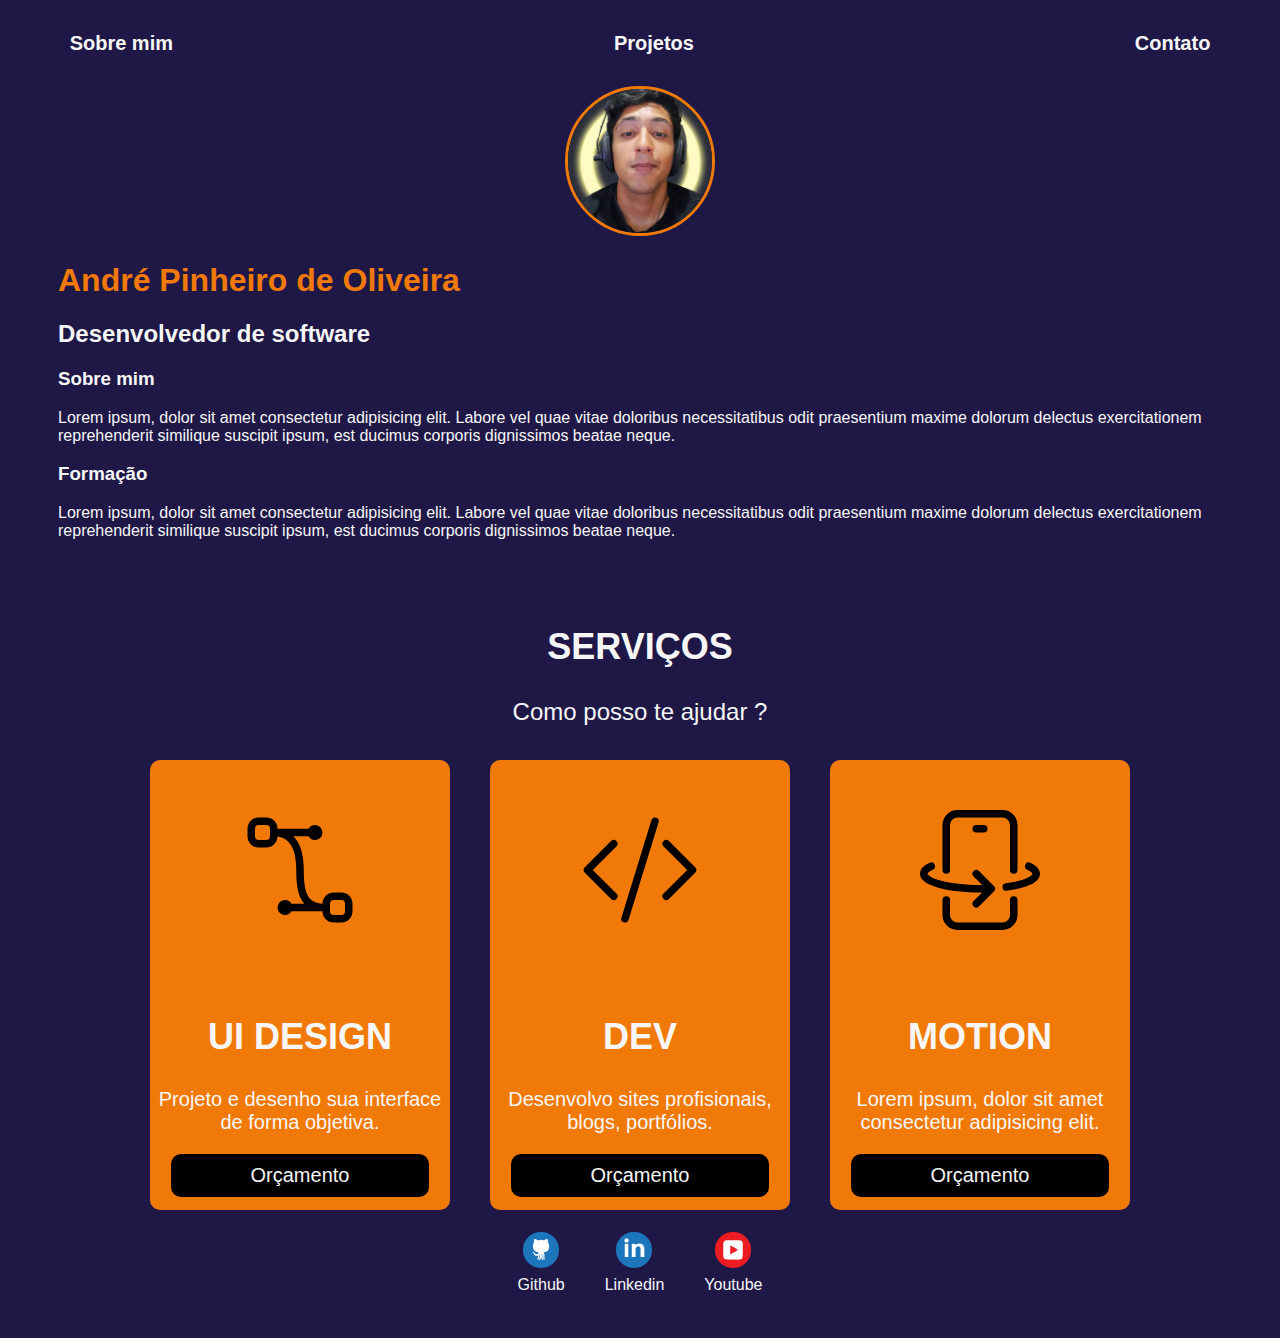
<file: Front-end 2023.2/Projeto - página de perfil/index.html>
<!DOCTYPE html>
<html lang="pt-br">
<head>
    <meta charset="UTF-8">
    <meta name="viewport" content="width=device-width, initial-scale=1.0">
    <link rel="stylesheet" href="./style.css">
     <link rel="shortcut icon" href="./assets/Dino.png" type="image/x-icon">
    <title>André  Pinheiro</title>
</head>
<body>
    <div  class="container">
            <nav class="menu-desktop">
                <ul>
                    <li><a class="top__menu__link" href="index.html">Sobre mim</a></li>
                    <li><a class="top__menu__link" href="projects.html">Projetos</a></li>
                    <li><a class="top__menu__link" href="contact.html">Contato</a></li>
                </ul>
            </nav>
            <header>
                <div class="center">
                    <img src="./assets/user-3.png" alt="foto de perfil">
                </div>
                <h1>André Pinheiro de Oliveira</h1>
                <h2>Desenvolvedor de software</h2>
            </header>
        <main>
            <section>
                <h3>Sobre mim</h3>
                <p>
                    Lorem ipsum, dolor sit amet consectetur adipisicing elit. Labore vel quae vitae doloribus necessitatibus odit praesentium maxime dolorum delectus exercitationem reprehenderit similique suscipit ipsum, est ducimus corporis dignissimos beatae neque.
                </p>
            </section>
            <section>
                <h3>Formação</h3>
                <p>
                    Lorem ipsum, dolor sit amet consectetur adipisicing elit. Labore vel quae vitae doloribus necessitatibus odit praesentium maxime dolorum delectus exercitationem reprehenderit similique suscipit ipsum, est ducimus corporis dignissimos beatae neque.
                </p>
            </section>
            <section class="service-text" >
                <h2>SERVIÇOS</h2>
                <p>Como posso te ajudar ?</p>
                <div class="service">

                    <div class="card">
                        <div>
                            <img src="./assets/bezier2.svg" alt="">
                        </div>
                        <h2>UI DESIGN</h2>
                        <p>Projeto e desenho sua interface de forma objetiva.</p>
                        <button type="button" class="botao">Orçamento</button>
                    </div>

                    <div class="card">
                        <div>
                            <img src="./assets/code-slash.svg" alt="">
                        </div>
                        <h2>DEV</h2>
                        <p>Desenvolvo sites profisionais, blogs, portfólios.</p>
                        <button type="button" class="botao">Orçamento</button>
                    </div>

                    <div class="card">
                        <div>
                            <img src="./assets/phone-flip.svg" alt="">
                        </div>
                        <h2>MOTION</h2>
                        <p>Lorem ipsum, dolor sit amet consectetur adipisicing elit.</p>
                        <button type="button" class="botao">Orçamento</button>
                    </div>
                </div>       
        </main>
        
        <footer>
            <a href="http://https://github.com/Andrepinheiroo" alt="" target="_blank" rel="noopener noreferrer">
                <img src="./assets/github_icon.png" alt="github" >
                <p>Github</p>
            </a>
            <a href="https://www.linkedin.com/in/andrepinheiroo/" alt="" target="_blank" rel="noopener noreferrer">
                <img src="./assets/linkedin_icon.png" alt="Linkedin">
                <p>Linkedin</p>
            </a>
            <a href="http://https://www.youtube.com" alt="" target="_blank" rel="noopener noreferrer">
                <img src="./assets/youtube_icon.png" alt="Youtube">
                <p>Youtube</p>
            </a>
        </footer>
    </div>
    
</body>
</html>
</file>
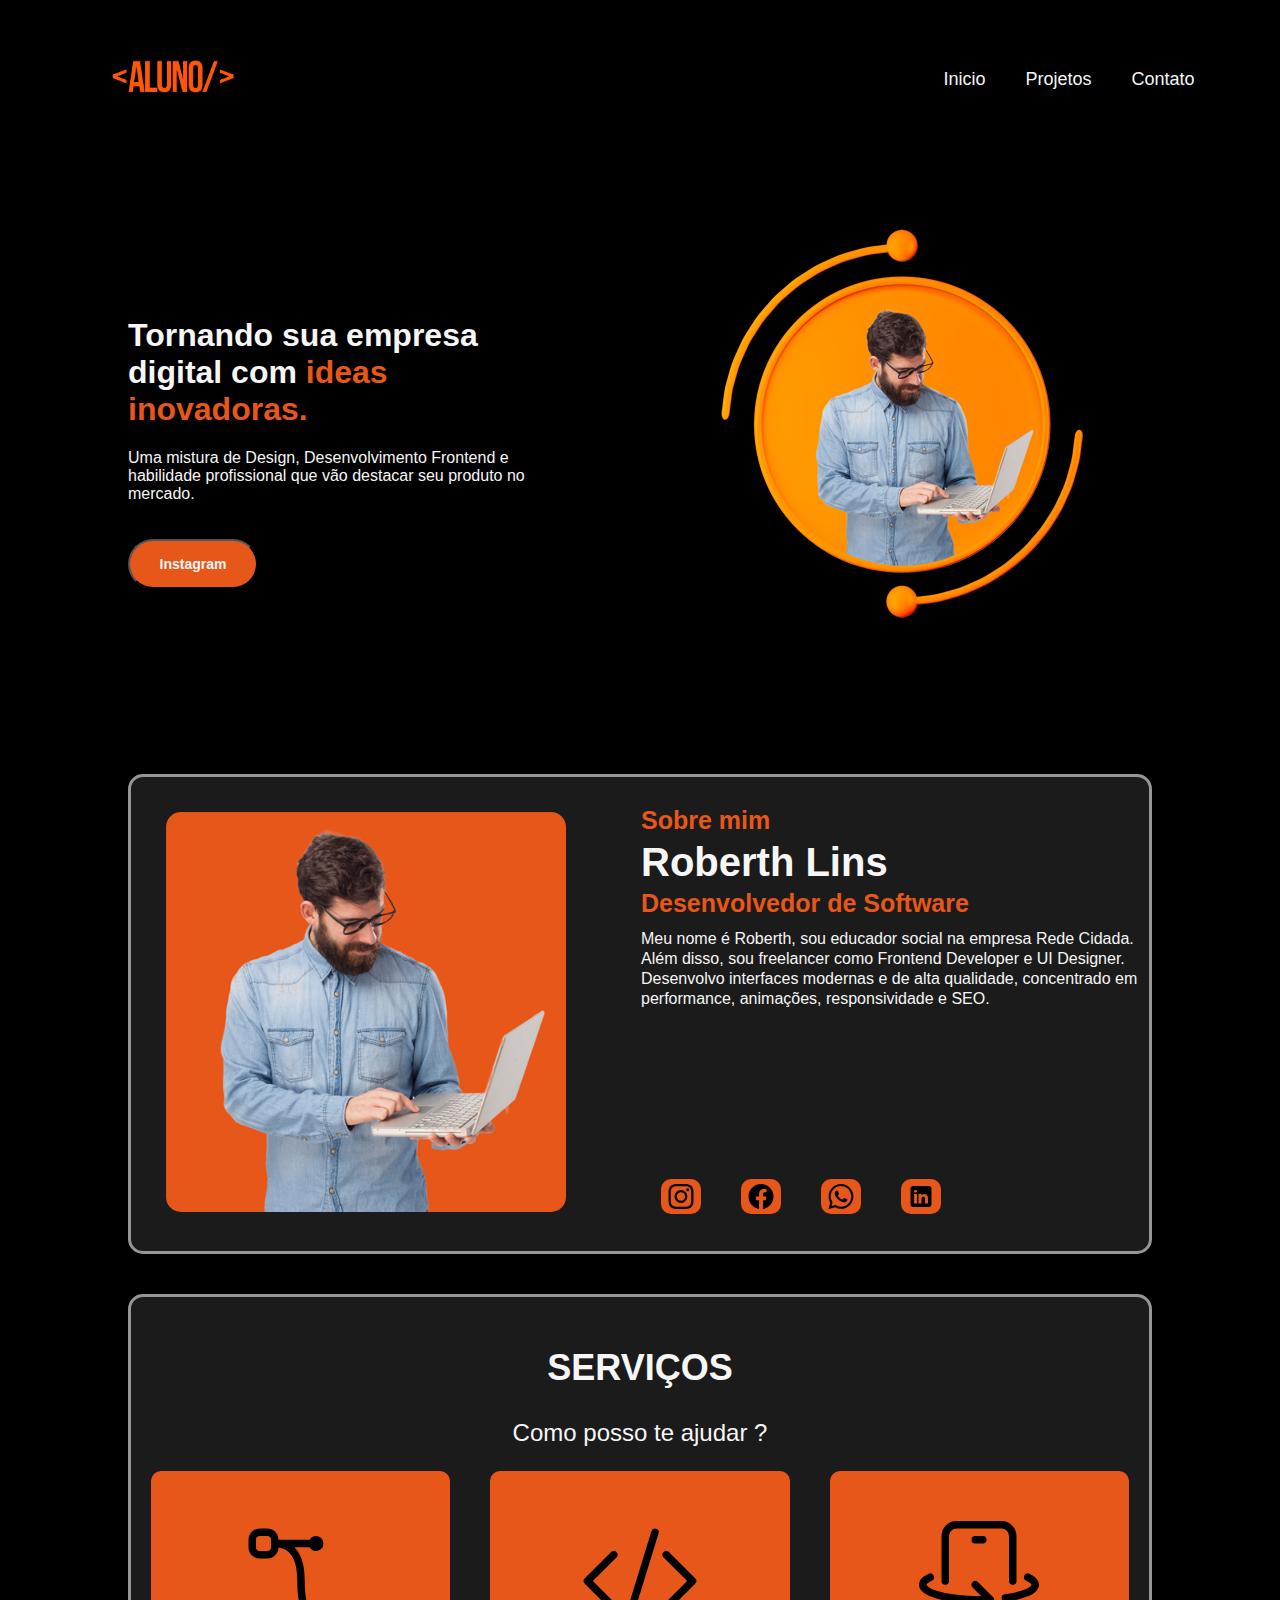
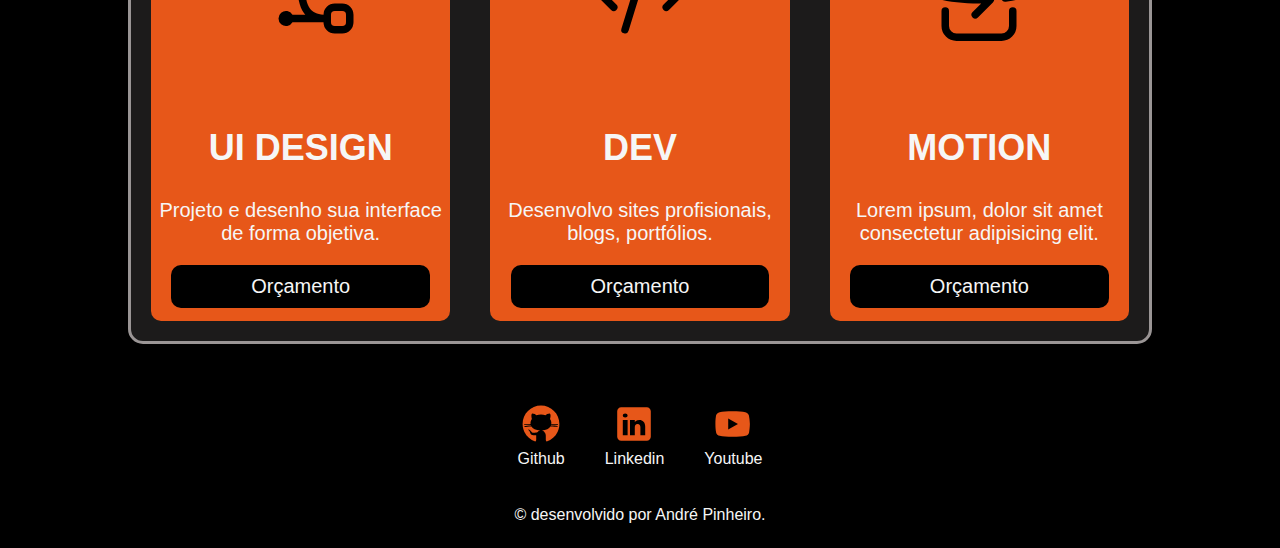
<file: Front-end 2023.2/Projeto - Site Aluno/index.html>
<!DOCTYPE html>
<html lang="pt-br">
<head>
    <meta charset="UTF-8">
    <meta name="viewport" content="width=device-width, initial-scale=1.0">
    <link rel="stylesheet" href="./style1.css">
     <link rel="shortcut icon" href="./assets/Dino.png" type="image/x-icon">
    <title>André  Pinheiro</title>
</head>
<body>
    <div  class="container">
           
                <div class="menu">
                    <div class="logo">
                        <a href="index.html"><img src="./assets/Logo.png" alt="logo"></a>
                    </div>
                    <nav class="menu-desktop">
                    <div>
                        <ul>
                            <li><a class="top__menu__link" href="index.html">Inicio</a></li>
                            <li><a class="top__menu__link" href="projects.html">Projetos</a></li>
                            <li><a class="top__menu__link" href="contact.html">Contato</a></li>
                        </ul>
                   </div>
                    </nav>
                </div>
    
            <header>
                <div class="perfil">
                    <div class="text">
                        <h1 >Tornando sua empresa digital com <strong class="destaque-titulo">ideas inovadoras.</strong></h1>
                        <p>Uma mistura de Design, Desenvolvimento Frontend e habilidade profissional que vão destacar seu produto no mercado.</p>
                        <a href="https://www.instagram.com" target="_blank">
                            <button type="button" class="insta">Instagram</button>
                        
                        </a>
                    </div>
                    <div class="center">
                        <img src="./assets/m028t0257_c_text_bubble_22feb23.png" alt="foto de perfil">
                    </div>
                </div>
            </header>
        <main>

            <div class="caixa">
               <div class="conteudo">
                <img src="./assets/OC3JB21.png" alt="">
                </div>
                <div class="text-about">
                    <h2>Sobre mim</h2>
                    <h1>Roberth Lins</h1>
                    <h2>Desenvolvedor de Software</h2>
                    <p>Meu nome é Roberth, sou educador social na empresa Rede Cidada. Além disso, sou freelancer como Frontend Developer e UI Designer. Desenvolvo interfaces modernas e de alta qualidade, concentrado em performance, animações, responsividade e SEO.</p>
                    <div class="links">         
                        <a href="http://https://github.com/Andrepinheiroo" alt="" target="_blank" rel="noopener noreferrer">
                                <img src="./assets/instagram.svg" alt="instagram" >
                            </a>
                            <a href="https://www.youtube.com/watch?v=BZLb5dDojzc" alt="" target="_blank" rel="noopener noreferrer">
                                <img src="./assets/facebook.svg" alt="facebook">
                              
                            </a>
                            <a href="https://www.youtube.com/watch?v=BZLb5dDojzc" alt="" target="_blank" rel="noopener noreferrer">
                                <img src="./assets/whatsapp.svg" alt="whatsapp">
                               
                            </a>
                            <a href="https://www.youtube.com/watch?v=BZLb5dDojzc" alt="" target="_blank" rel="noopener noreferrer">
                                <img src="./assets/icons8-linkedin(1).svg" alt="linkedin">
                               
                            </a>
                        </div>
                </div>
            
            </div>
<div class="caixa2">
    
                <section class="service-text" >
                    <h2>SERVIÇOS</h2>
                    <p>Como posso te ajudar ?</p>
                    <div class="service">
    
                        <div class="card">
                            <div>
                                <img src="./assets/bezier2.svg" alt="">
                            </div>
                            <h2>UI DESIGN</h2>
                            <p>Projeto e desenho sua interface de forma objetiva.</p>
                            <button type="button" class="botao">Orçamento</button>
                        </div>
    
                        <div class="card">
                            <div>
                                <img src="./assets/code-slash.svg" alt="code">
                            </div>
                            <h2>DEV</h2>
                            <p>Desenvolvo sites profisionais, blogs, portfólios.</p>
                            <button type="button" class="botao">Orçamento</button>
                        </div>
    
                        <div class="card">
                            <div>
                                <img src="./assets/phone-flip.svg" alt="phone-flip">
                            </div>
                            <h2>MOTION</h2>
                            <p>Lorem ipsum, dolor sit amet consectetur adipisicing elit.</p>
                            <button type="button" class="botao">Orçamento</button>
                        </div>
                    </div>
                </section>
</div>
        </main>
        
        <footer>
            <div class="footer-link">
                <a href="http://https://github.com/Andrepinheiroo" alt="" target="_blank" rel="noopener noreferrer">
                    <img src="./assets/icons8-github.svg" alt="github" >
                    <p>Github</p>
                </a>
                <a href="https://www.linkedin.com/in/andrepinheiroo/" alt="" target="_blank" rel="noopener noreferrer">
                    <img src="./assets/icons8-linkedin.svg" alt="Linkedin">
                    <p>Linkedin</p>
                </a>
                <a href="http://https://www.youtube.com" alt="" target="_blank" rel="noopener noreferrer">
                    <img src="./assets/icons8-reproduzir-youtube.svg" alt="Youtube">
                    <p>Youtube</p>
                </a>
            </div>
            <div>
                <p>© desenvolvido por André Pinheiro.</p>
            </div>
        </footer>
    </div>
    
</body>
</html>
</file>
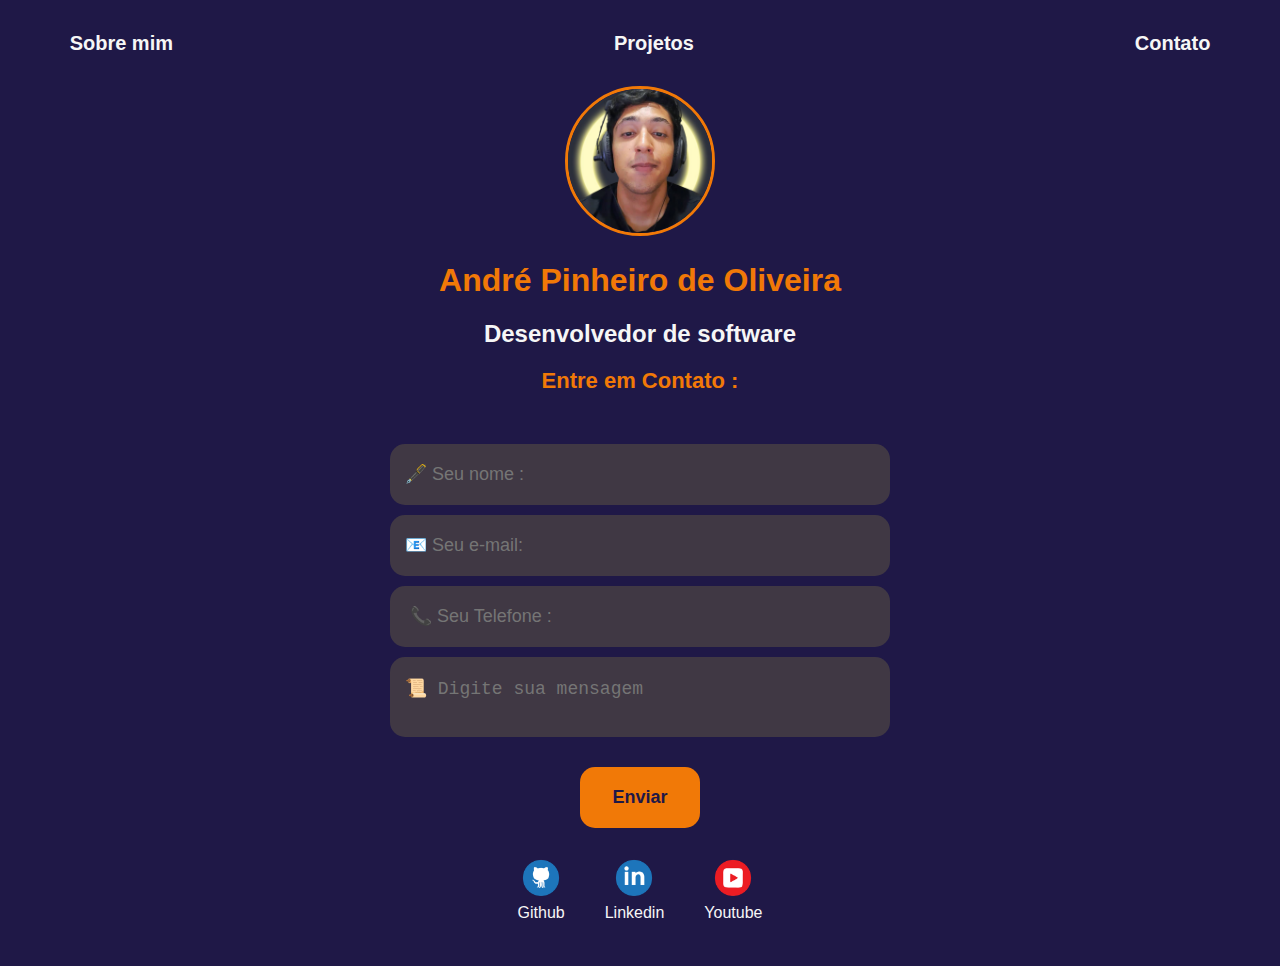
<file: Front-end 2023.2/Projeto - página de perfil/contact.html>
<!DOCTYPE html>
<html lang="pt-br">
<head>
    <meta charset="UTF-8">
    <meta name="viewport" content="width=device-width, initial-scale=1.0">
    <link rel="stylesheet" href="./contact.css">
    <link rel="shortcut icon" href="./assets/Dino.png" type="image/x-icon">
    <title>Contato</title>
</head>
<body>
    <div  class="container">
        <nav class="menu-desktop">
            <ul>
                <li><a class="top__menu__link" href="index.html">Sobre mim</a></li>
                <li><a class="top__menu__link" href="projects.html">Projetos</a></li>
                <li><a class="top__menu__link" href="contact.html">Contato</a></li>
            </ul>
        </nav>
        <header>
            <div class="center">
                <img src="./assets/user-3.png" alt="foto de perfil">
            </div>
            <h1>André Pinheiro de Oliveira</h1>
            <h2>Desenvolvedor de software</h2>
        </header>

    <section class="formulario">
        <div class="interface">
            <h2>Entre em Contato :</h2>
            <form action="">
            <input type="text" name="" id="" placeholder="🖋️ Seu nome :" required>
            <input type="text" name="" id="" placeholder="📧 Seu e-mail:" required>
            <input type="text" name="" id="" placeholder=" 📞 Seu Telefone :" required>
            
            <textarea name="" id="" placeholder="📜 Digite sua mensagem " required></textarea>

            <div class="enviar">
                <input type="submit" value="Enviar">
            </div>
            </form>
        </div>

    </section>


    <footer>
        <a href="http://https://github.com/Andrepinheiroo" alt="" target="_blank" rel="noopener noreferrer">
            <img src="./assets/github_icon.png" alt="github" >
            <p>Github</p>
        </a>
        <a href="https://www.linkedin.com/in/andrepinheiroo/" alt="" target="_blank" rel="noopener noreferrer">
            <img src="./assets/linkedin_icon.png" alt="Linkedin">
            <p>Linkedin</p>
        </a>
        <a href="http://https://www.youtube.com" alt="" target="_blank" rel="noopener noreferrer">
            <img src="./assets/youtube_icon.png" alt="Youtube">
            <p>Youtube</p>
        </a>
    </footer>
 </div>  
</body>
</html>
</file>
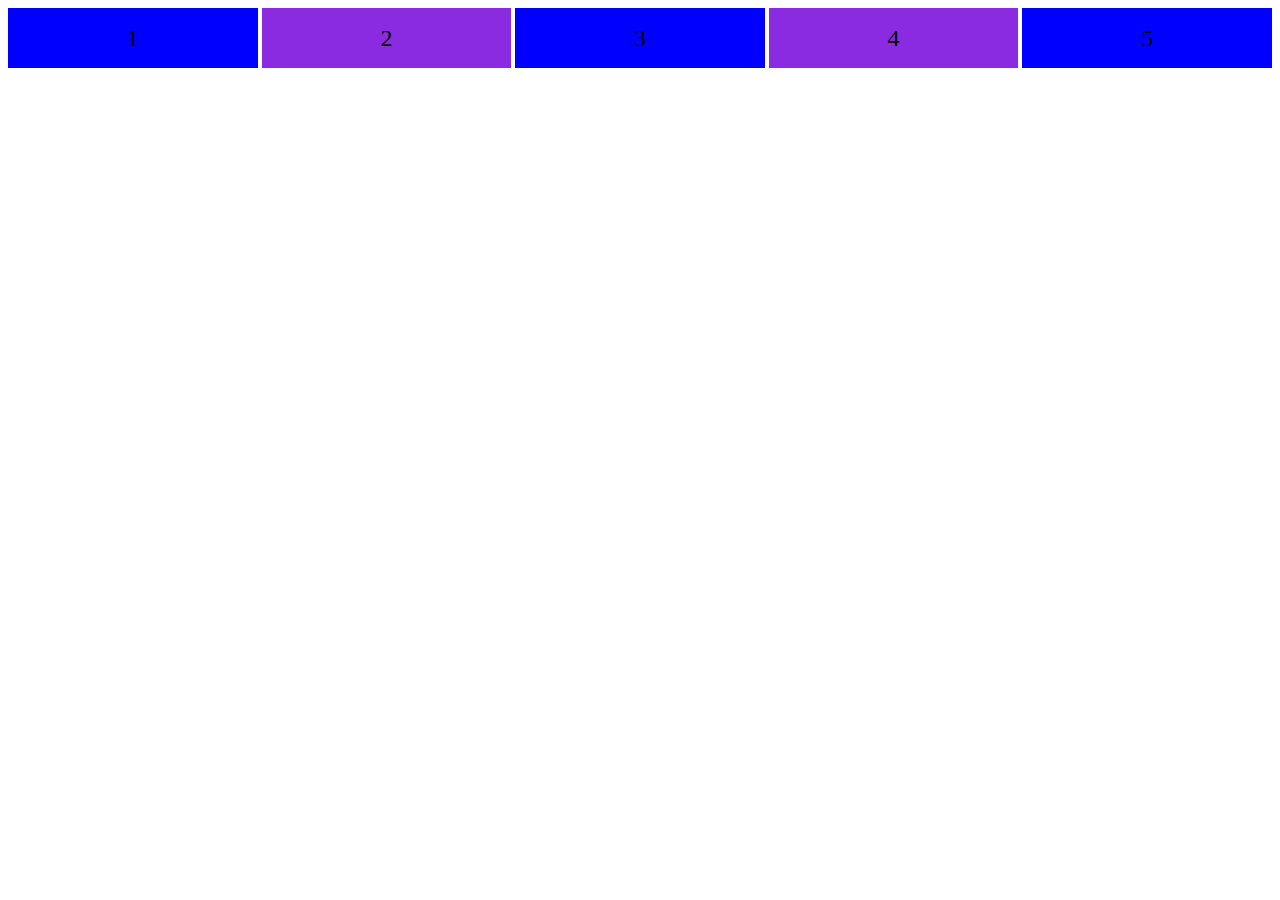
<file: Front-end 2023.2/Projeto - página de perfil/projects.html>
<!DOCTYPE html>
<html lang="pt-br">
<head>
    <meta charset="UTF-8">
    <meta name="viewport" content="width=device-width, initial-scale=1.0">
    <link rel="stylesheet" href="./projects.css">
    <link rel="shortcut icon" href="./assets/Dino.png" type="image/x-icon">
    <title>Andrép - Projetos</title>
</head>
<body>
    <div class="container">
        <div class="grid-item">
            1
        </div>

        <div class="grid-item">
            2
        </div>

        <div class="grid-item">
            3
        </div>

        <div class="grid-item">
            4
        </div>

        <div class="grid-item">
            5
        </div>
        
    </div>
</body>
</html>
</file>
<file: Front-end 2023.2/Projeto - página de perfil/style.css>
*{
    box-sizing: border-box;
}
:root{
    --cor-pimaria: #f17907;
    --cor-secundaria: #F6F6F6;
    --cor-terciaria: #1f1847;
}

body {
    color: var(--cor-secundaria);
    background-color: var(--cor-terciaria);
    font-family: Arial, Helvetica, sans-serif;
}

.container {
    padding: 0% 50px;
}

ul {
    display: flex;
    justify-content: space-between;
    list-style: none;
    align-items: center;
    padding: 1%;
    font-weight: 700;
    font-size: 1.25rem;
}
a {
    color: var(--cor-secundaria);
    text-decoration: none;
}

nav a:hover {
    color: var(--cor-pimaria);
}

header img{
    width: 150px;
    height: 150px;
    border-radius: 50%;
    border: solid var(--cor-pimaria);

}
.center {
    text-align: center;
}
h1{
    color: var(--cor-pimaria);
}

.cursos{
    display: flex;
    align-items: center;
}

.cursos img{
    max-width: 100px;
    max-height: 100px;
    margin-right: 20px;

}
footer {
    display: flex;
    justify-content: center;
}

footer img {
   width: 40px;
   height: 40px;
}

footer a {
    text-align: center;
    margin: 20px;
}

footer a:hover {
    transform: scale(1.08);
}

footer p {
    margin-top: 2px;
}
@media screen and (max-width: 471px) {
    .menu-desktop {
        display: none;
    }
    
    h1{
        font-size: 25px;
    }

    h2{
        font-size: 20px;
    }

    .cursos {
        flex-direction: column;
    }
}
.service-text{
    padding-top: 40px;
    text-align: center;
    font-size: 1.5rem;
}
.service{ 
    display: flex;
    gap: 40PX;
    margin: auto;
   justify-content: center;
}
.card {
    width: 300PX;
    height: 450PX;
    border-radius: 10px;
    margin-top: 10px;
    background-color: var(--cor-pimaria);
    text-align: center;
}
.card img {
    margin: 50px;
    width: 160px;
    height: 120px;

}
.card p {
    font-size: 20px;
}

.botao {
    padding: 10px 80px;
    font-size: 20px;
    font-weight: 400;
    border-radius: 10px;
    border: none;
    transition: 1s;
    background-color: black;
    color: var(--cor-secundaria);
    cursor: pointer;
}

.botao:hover{
    transition: 0.7s;
    background-color: var(--cor-secundaria);
    color: var(--cor-terciaria);
}
</file>
<file: Front-end 2023.2/Projeto - Site Aluno/style1.css>
*{
    box-sizing: border-box;
}
:root{
    --cor-pimaria: #e75719;
    --cor-secundaria: #F6F6F6;
    --cor-terciaria: #000000;
    --cor-fundo:#9a9595;
}

body {
    color: var(--cor-secundaria);
    background-color: var(--cor-terciaria);
    font-family: Arial, Helvetica, sans-serif;
}

.menu{
    padding: 40px 0px;
    display: flex;
    align-items: center;
    justify-content: space-between;
}
.logo img {
    width: 170px;
    height: 50px;
}
.logo img:hover {
    transition: 0.7s;
    transform: scale(1.1);
}


.container {
    padding: 0% 80px;
}

ul {
    display: flex;
    justify-content: space-between;
    list-style: none;
    padding: 1%;
    gap: 40px;
    font-weight: 700;
    font-size: 18PX;
}
a {
    color: var(--cor-secundaria);
    text-decoration: none;
    font-weight: 300;
}

nav a:hover {
    transition: 0.7s;
    color: var(--cor-pimaria);
}

header img{
    width: 500px;
    height: 500px;

}
.center {
    text-align: center;
}

.perfil {
    display: flex;
    align-items: center;
    justify-content: space-between;
    padding: 40px;
    gap: 90px;
}
h1{
    color: var(--cor-secundaria);
}
.destaque-titulo {
    color: var(--cor-pimaria);
}
.insta {
    width: 130px;
    height: 50px;
    margin-top: 20px;
    border-radius: 40px;
    background-color: var(--cor-pimaria);
    color: var(--cor-secundaria);
    font-size: 14px;
    font-weight: 700;
    cursor: pointer;
}
.insta:hover {
    transform: scale(1.08);
    background-color: var(--cor-secundaria);
    color: var(--cor-terciaria);
    transition: 0.7s;
}
.caixa {
    background-color: rgb(28, 27, 27);
    border-radius: 15px;
    border:solid var(--cor-fundo);
    display: flex;
    align-items: center;
    justify-content: space-between;
    gap: 40px;
    margin: 40px;
    
}
.conteudo{
    margin: 25px;
    padding: 10px;
}
.conteudo img {
    width: 400px;
    height: 400px;
    border-radius: 15px;
}
.text-about{
align-items: center;
line-height: 20px;
 
}
.text-about h1{
    font-size: 40px;
}
.text-about h2{
    color: var(--cor-pimaria);
    font-size: 25px;
    line-height: 10px;
}
.links {
    margin-top: 150px;
    display: flex;
}

.links img {
   width: 30px;
   height: 25px;
}

.links a {
    display: flex;
    text-align: center;
    margin: 20px;
    padding: 5px;
    background-color:var(--cor-pimaria);
    border-radius: 10px;
}
.links a:hover {
    transform: scale(1.3);
    background-color: rgb(246, 159, 61);
    transition: 0.7s;
}

.caixa2 {
    background-color: rgb(28, 27, 27);
    border-radius: 15px;
    border:solid var(--cor-fundo);
    align-items: center;
    justify-content: space-between;
    gap: 40px;
    margin: 40px;
}
.service-text{
    padding: 20px;
    text-align: center;
    font-size: 1.5rem;
}
.service{ 
    display: flex;
    gap: 40PX;
    margin: auto;
   justify-content: center;
}
.card {
    width: 300PX;
    height: 450PX;
    border-radius: 10px;
    background-color: var(--cor-pimaria);
    text-align: center;
}
.card img {
    margin: 50px;
    width: 160px;
    height: 120px;

}
.card p {
    font-size: 20px;
}

.botao {
    padding: 10px 80px;
    font-size: 20px;
    font-weight: 400;
    border-radius: 10px;
    border: none;
    transition: 1s;
    background-color: black;
    color: var(--cor-secundaria);
    cursor: pointer;
}

.botao:hover{
    transform: scale(1.08);
    transition: 0.7s;
    background-color: var(--cor-secundaria);
    color: var(--cor-terciaria);
}

footer {
    margin-top: 10px;
    display: flex;
    justify-content: center;
    flex-direction: column;
}
.footer-link{
    display: flex;
    justify-content: center;
    align-items: center;
    gap: 40px;
}

.footer-link img {
   width: 40px;
   height: 40px;
}

.footer-link {
    text-align: center;
    margin: 20px;
}
.footer-link a:hover {
    transform: scale(1.08);
}

footer p {
    margin-top: 2px;
    text-align: center;
}

/* @media screen and (max-width: 471px) {
    .menu-desktop {
        display: none;
    }
    
    h1{
        font-size: 25px;
    }

    h2{
        font-size: 20px;
    }

    .cursos {
        flex-direction: column;
    }
    
}
@media screen and (max-width: 1260px) {
    .container{
        padding: 0px ;
    }
    .perfil {
        flex-direction: column;
    }
    .service {
        flex-direction: column;
        
    }
    .card {
        margin: auto;
    }
    .caixa{
        flex-direction: column;
        margin: auto;
        width: 350px;
        height: 900px;
       
    }
    .conteudo img{
        margin: auto;
        width: 250px;
        height: 250px;

    }
    .caixa2{
        flex-direction: column;
        margin: auto;
        width: 350px;
        height: auto;
        padding: auto;

    }
    .card {
        margin: auto;
        width: 150px;
        height: 150px;
    }

   
}  */
</file>
<file: Front-end 2023.2/Projeto - página de perfil/contact.css>
*{
    box-sizing: border-box;
}
:root{
    --cor-pimaria: #f17907;
    --cor-secundaria: #F6F6F6;
    --cor-terciaria: #1f1847;
}

body {
    color: var(--cor-secundaria);
    background-color: var(--cor-terciaria);
    font-family: Arial, Helvetica, sans-serif;
}

.container {
    padding: 0% 50px;
}

ul {
    display: flex;
    justify-content: space-between;
    list-style: none;
    align-items: center;
    padding: 1%;
    font-weight: 700;
    font-size: 1.25rem;
}
a {
    color: var(--cor-secundaria);
    text-decoration: none;
}

nav a:hover {
    transform: scale(1.5);
    color: var(--cor-pimaria);
}
header {
    text-align: center;
}

header img{
    width: 150px;
    height: 150px;
    border-radius: 50%;
    border: solid var(--cor-pimaria);

}
.center {
    text-align: center;
}
h1{
    color: var(--cor-pimaria);
}
.formulario h2 {
    text-align: center;
    color: var(--cor-pimaria) ;
    font-size: 22px;
}

form {
    max-width: 500px;
    margin: 0 auto;
    display: flex;
    justify-content: center;
    flex-direction: column;
    gap: 10px;
    margin-top: 50px;
}

form input,form textarea {
    width: 100%;
    background-color: rgba(75, 67, 67, 0.74);
    border: 0;
    outline: 0;
    padding: 20px 15px;
    border-radius: 15px ;
    color: var(--cor-secundaria);
    font-size: 18px;
}

form textarea {
    resize: none;
    height: 80px;
}
.enviar {
    margin-top: 20px;
    text-align: center;
}
.enviar input {
    width: 120px;
    background-color: var(--cor-pimaria);
    color: var(--cor-terciaria);
    font-weight: 700;
    cursor: pointer;

}
.enviar input:hover  {
    box-shadow: 0px 0px 8px var(--cor-secundaria);
    transform: scale(1.05);
}
footer {
    margin-top: 10px;
    display: flex;
    justify-content: center;
}

footer img {
   width: 40px;
   height: 40px;
}

footer a {
    text-align: center;
    margin: 20px;
}
footer a:hover {
    transform: scale(1.08);
}

footer p {
    margin-top: 2px;
}
@media screen and (max-width: 471px) {
    .menu-desktop {
        display: none;
    }
    
    h1{
        font-size: 25px;
    }

    h2{
        font-size: 20px;
    }

    .cursos {
        flex-direction: column;
    }
}
</file>
<file: Front-end 2023.2/Projeto - página de perfil/projects.css>
.container{
display: grid;
grid-template-columns: repeat(auto-fit, minmax(80px, 1fr));
gap: 4px;
width: 100%;
}

.grid-item{
background-color: blue;
height: 60px;
display: grid;
align-items: center;
justify-content: center;
font-size: 24px;
}

.grid-item:nth-child(even){
background-color: blueviolet;
}
</file>
